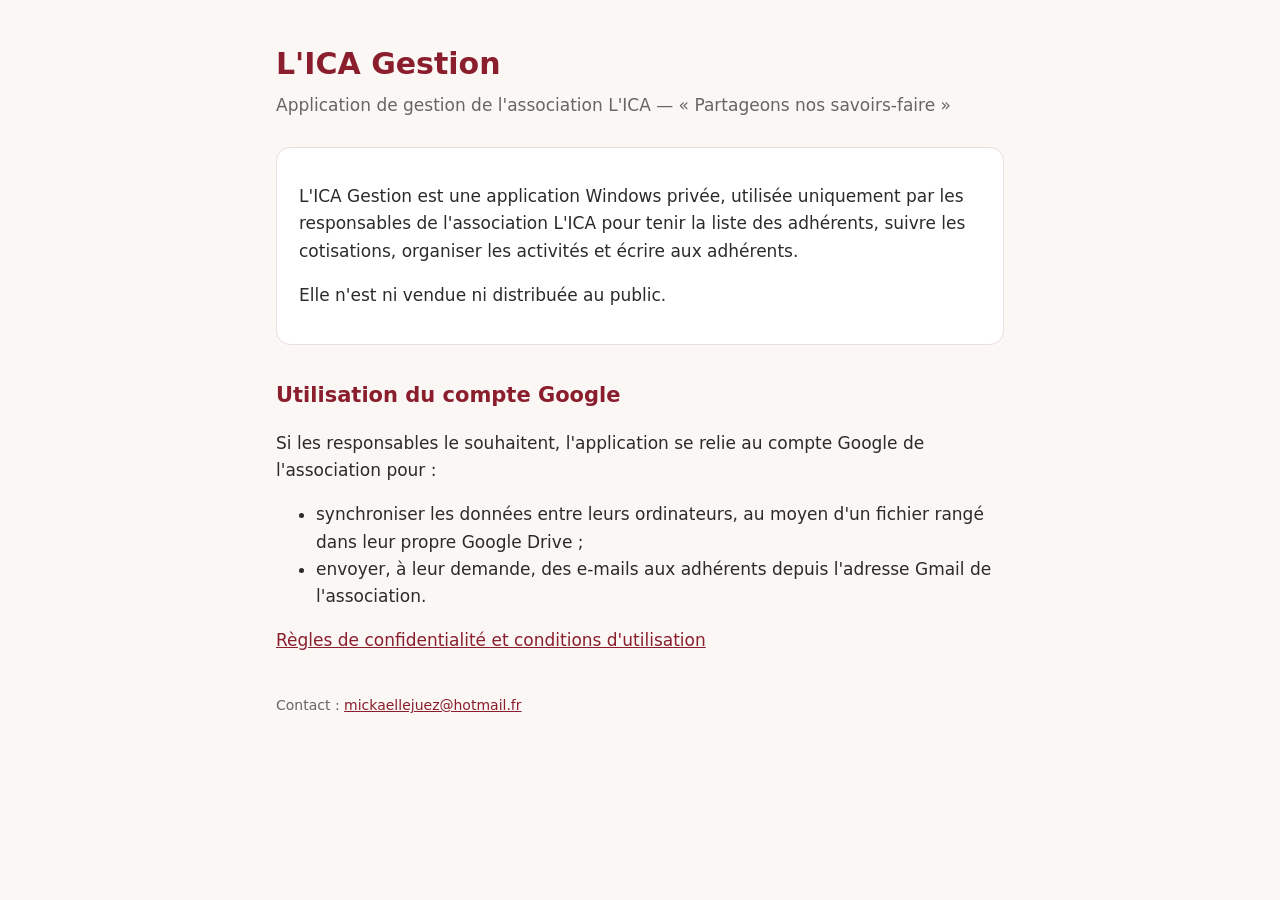
<file: index.html>
<!doctype html>
<html lang="fr"><head><meta charset="utf-8"><meta name="viewport" content="width=device-width,initial-scale=1">
<title>L'ICA Gestion</title><link rel="stylesheet" href="style.css"></head>
<body><main>
<h1>L'ICA Gestion</h1>
<p class="sous">Application de gestion de l'association L'ICA — « Partageons nos savoirs-faire »</p>
<div class="carte">
<p>L'ICA Gestion est une application Windows privée, utilisée uniquement par les responsables de l'association L'ICA
pour tenir la liste des adhérents, suivre les cotisations, organiser les activités et écrire aux adhérents.</p>
<p>Elle n'est ni vendue ni distribuée au public.</p>
</div>
<h2>Utilisation du compte Google</h2>
<p>Si les responsables le souhaitent, l'application se relie au compte Google de l'association pour :</p>
<ul>
<li>synchroniser les données entre leurs ordinateurs, au moyen d'un fichier rangé dans leur propre Google Drive ;</li>
<li>envoyer, à leur demande, des e-mails aux adhérents depuis l'adresse Gmail de l'association.</li>
</ul>
<p><a href="confidentialite.html">Règles de confidentialité et conditions d'utilisation</a></p>
<footer>Contact : <a href="mailto:mickaellejuez@hotmail.fr">mickaellejuez@hotmail.fr</a></footer>
</main></body></html>
</file>
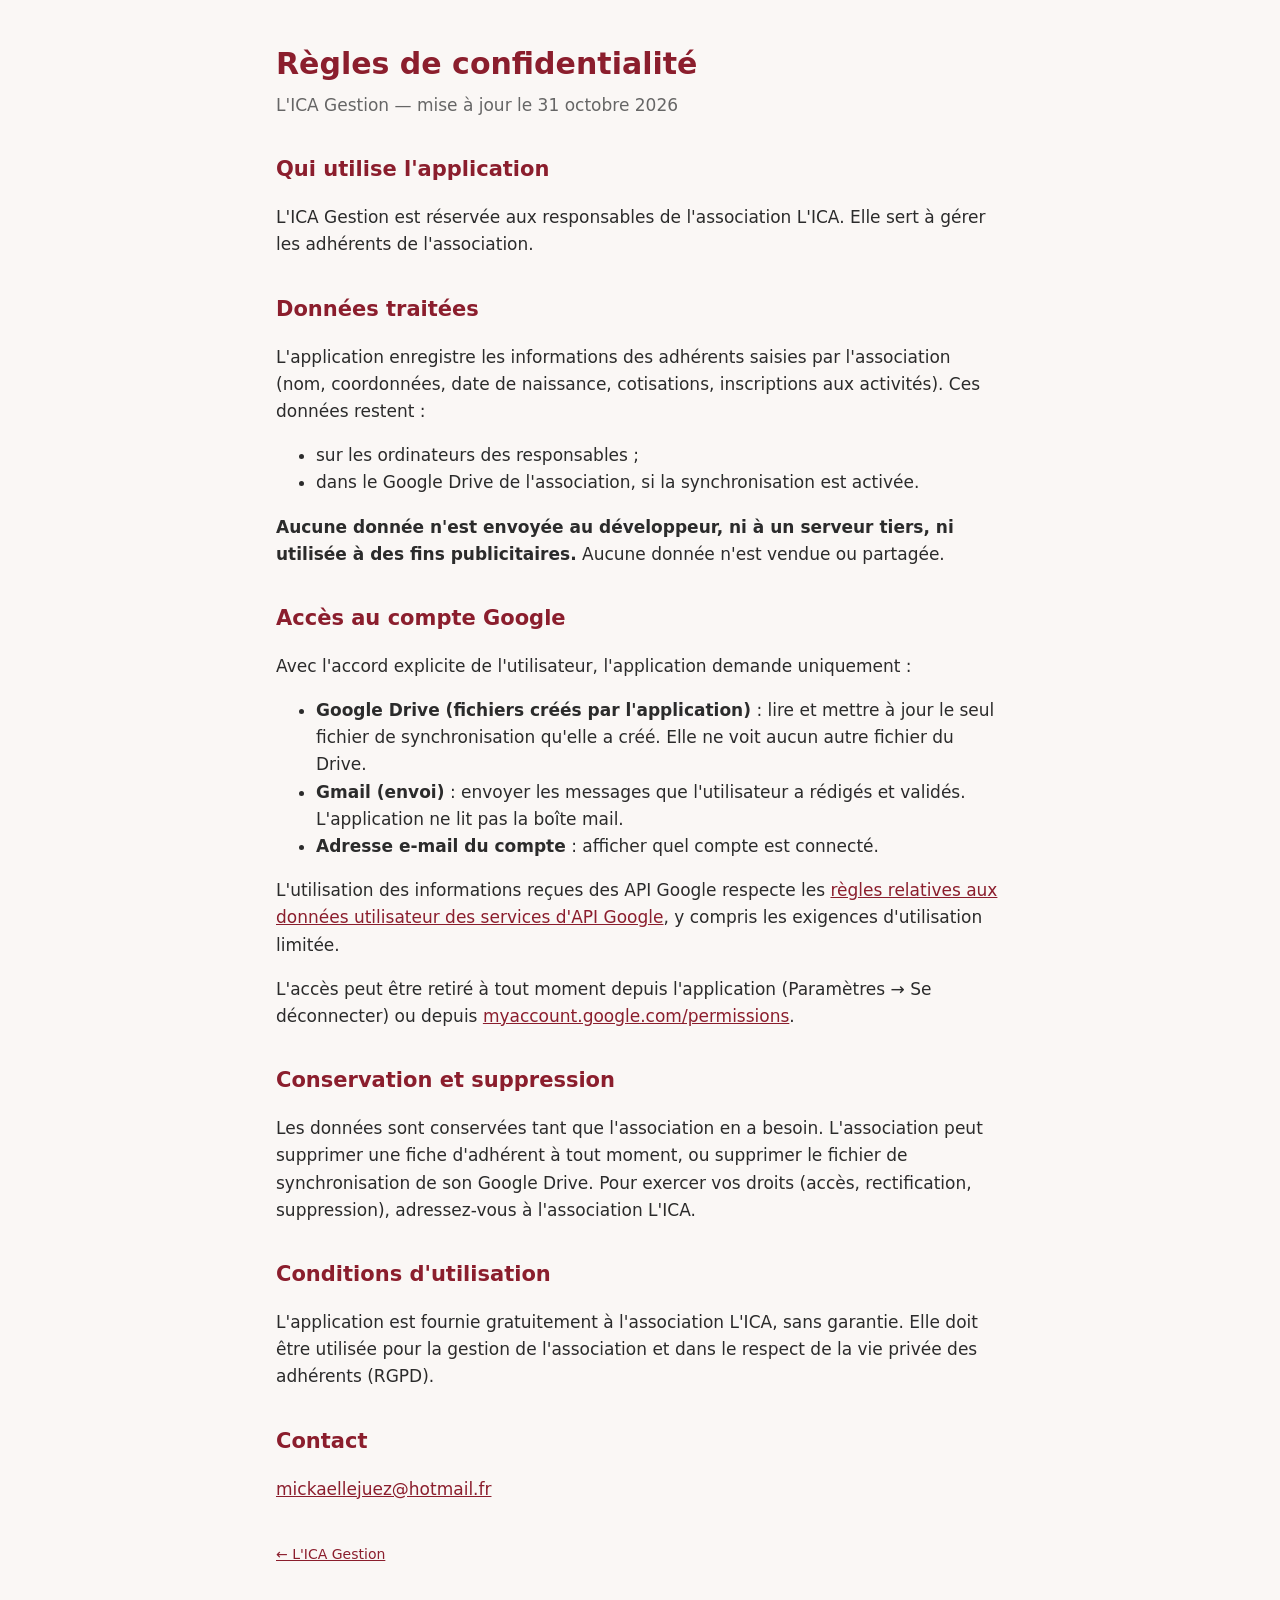
<file: confidentialite.html>
<!doctype html>
<html lang="fr"><head><meta charset="utf-8"><meta name="viewport" content="width=device-width,initial-scale=1">
<title>Confidentialité – L'ICA Gestion</title><link rel="stylesheet" href="style.css"></head>
<body><main>
<h1>Règles de confidentialité</h1>
<p class="sous">L'ICA Gestion — mise à jour le 31 octobre 2026</p>

<h2>Qui utilise l'application</h2>
<p>L'ICA Gestion est réservée aux responsables de l'association L'ICA. Elle sert à gérer les adhérents de l'association.</p>

<h2>Données traitées</h2>
<p>L'application enregistre les informations des adhérents saisies par l'association (nom, coordonnées, date de naissance,
cotisations, inscriptions aux activités). Ces données restent :</p>
<ul>
<li>sur les ordinateurs des responsables ;</li>
<li>dans le Google Drive de l'association, si la synchronisation est activée.</li>
</ul>
<p><strong>Aucune donnée n'est envoyée au développeur, ni à un serveur tiers, ni utilisée à des fins publicitaires.</strong>
Aucune donnée n'est vendue ou partagée.</p>

<h2>Accès au compte Google</h2>
<p>Avec l'accord explicite de l'utilisateur, l'application demande uniquement :</p>
<ul>
<li><strong>Google Drive (fichiers créés par l'application)</strong> : lire et mettre à jour le seul fichier de synchronisation
qu'elle a créé. Elle ne voit aucun autre fichier du Drive.</li>
<li><strong>Gmail (envoi)</strong> : envoyer les messages que l'utilisateur a rédigés et validés. L'application ne lit pas la boîte mail.</li>
<li><strong>Adresse e-mail du compte</strong> : afficher quel compte est connecté.</li>
</ul>
<p>L'utilisation des informations reçues des API Google respecte les
<a href="https://developers.google.com/terms/api-services-user-data-policy">règles relatives aux données utilisateur des services d'API Google</a>,
y compris les exigences d'utilisation limitée.</p>
<p>L'accès peut être retiré à tout moment depuis l'application (Paramètres → Se déconnecter) ou depuis
<a href="https://myaccount.google.com/permissions">myaccount.google.com/permissions</a>.</p>

<h2>Conservation et suppression</h2>
<p>Les données sont conservées tant que l'association en a besoin. L'association peut supprimer une fiche d'adhérent à tout moment,
ou supprimer le fichier de synchronisation de son Google Drive. Pour exercer vos droits (accès, rectification, suppression),
adressez-vous à l'association L'ICA.</p>

<h2 id="conditions">Conditions d'utilisation</h2>
<p>L'application est fournie gratuitement à l'association L'ICA, sans garantie. Elle doit être utilisée pour la gestion de
l'association et dans le respect de la vie privée des adhérents (RGPD).</p>

<h2>Contact</h2>
<p><a href="mailto:mickaellejuez@hotmail.fr">mickaellejuez@hotmail.fr</a></p>
<footer><a href="index.html">← L'ICA Gestion</a></footer>
</main></body></html>
</file>
<file: style.css>
:root{--b:#8B1E2D;--t:#2b2b2b;--d:#666;--f:#faf7f5}
*{box-sizing:border-box}body{margin:0;font:17px/1.6 "Segoe UI",system-ui,sans-serif;color:var(--t);background:var(--f)}
main{max-width:760px;margin:0 auto;padding:40px 16px 60px}
h1{color:var(--b);font-size:30px;margin:0 0 4px}h2{color:var(--b);font-size:21px;margin-top:34px}
.sous{color:var(--d);margin:0 0 28px}a{color:var(--b)}
.carte{background:#fff;border:1px solid #eadfdc;border-radius:14px;padding:18px 22px;margin:18px 0}
footer{margin-top:40px;color:var(--d);font-size:14px}
</file>
